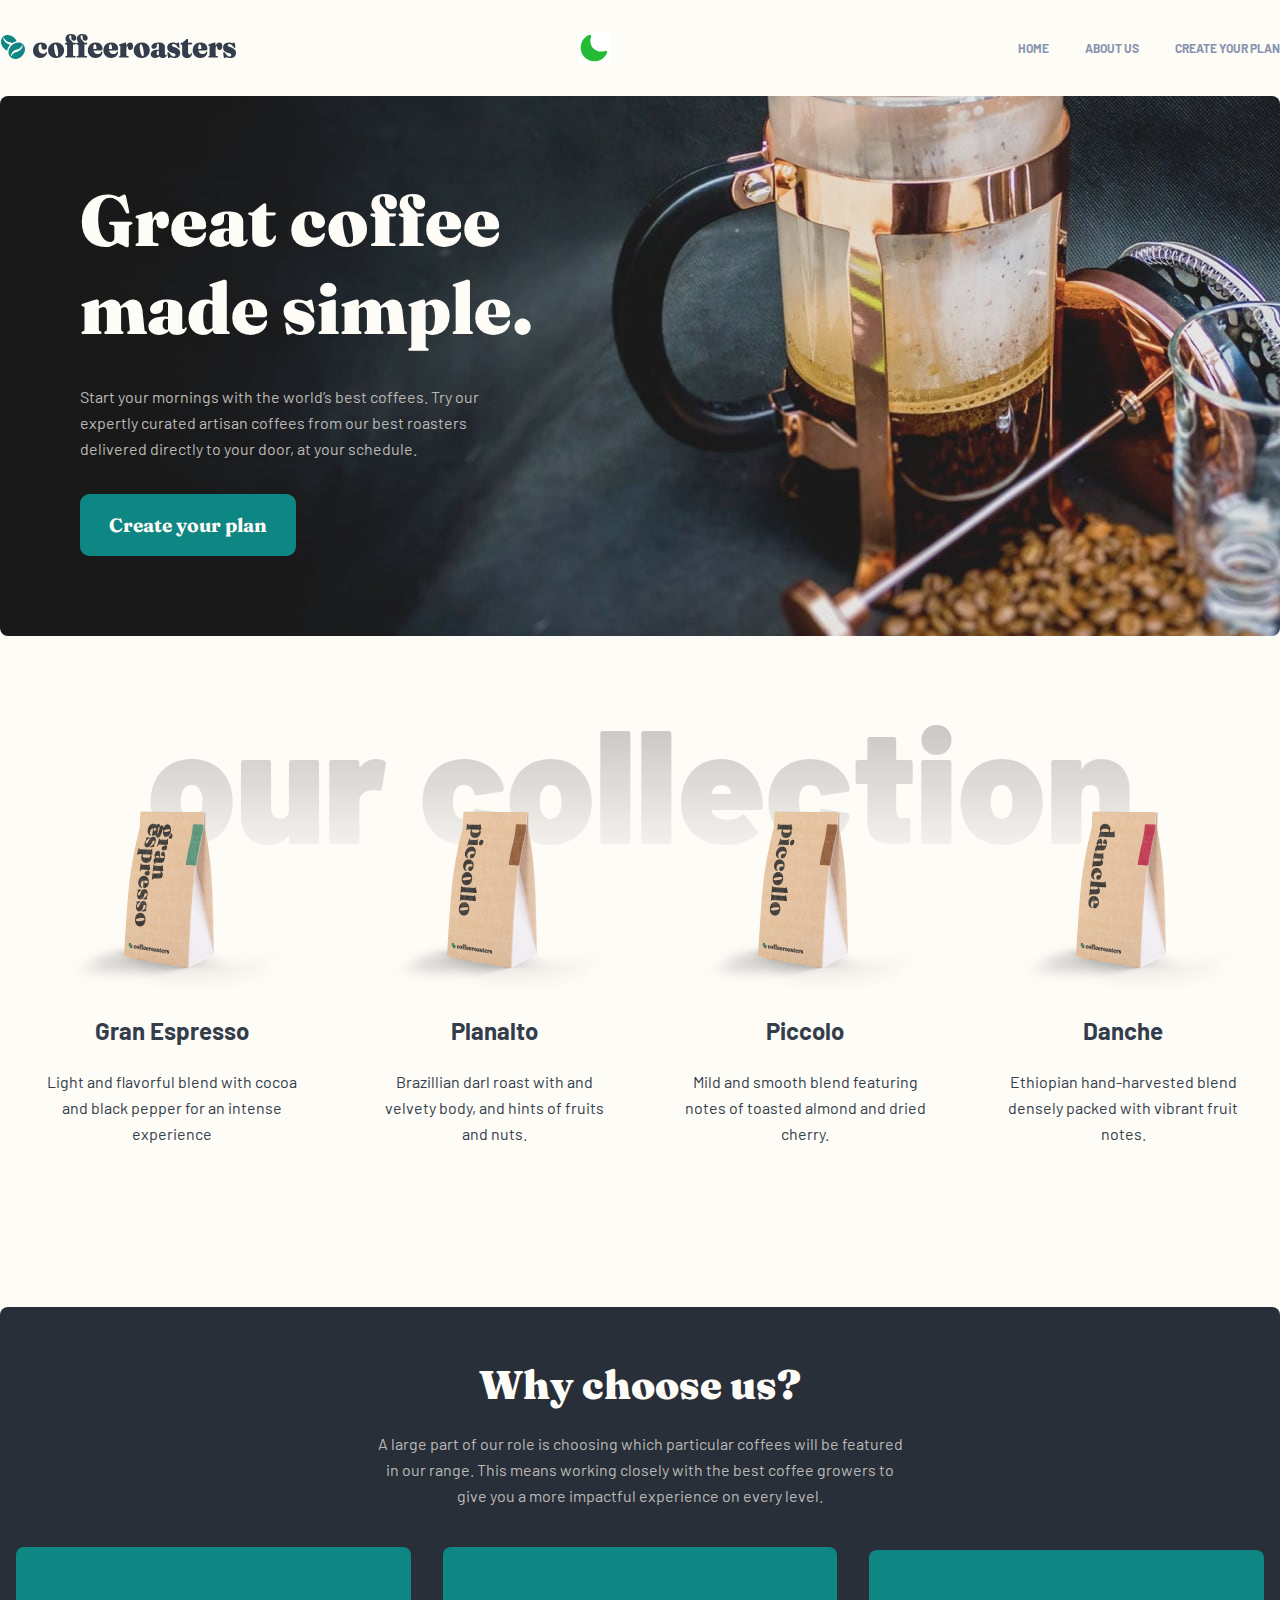
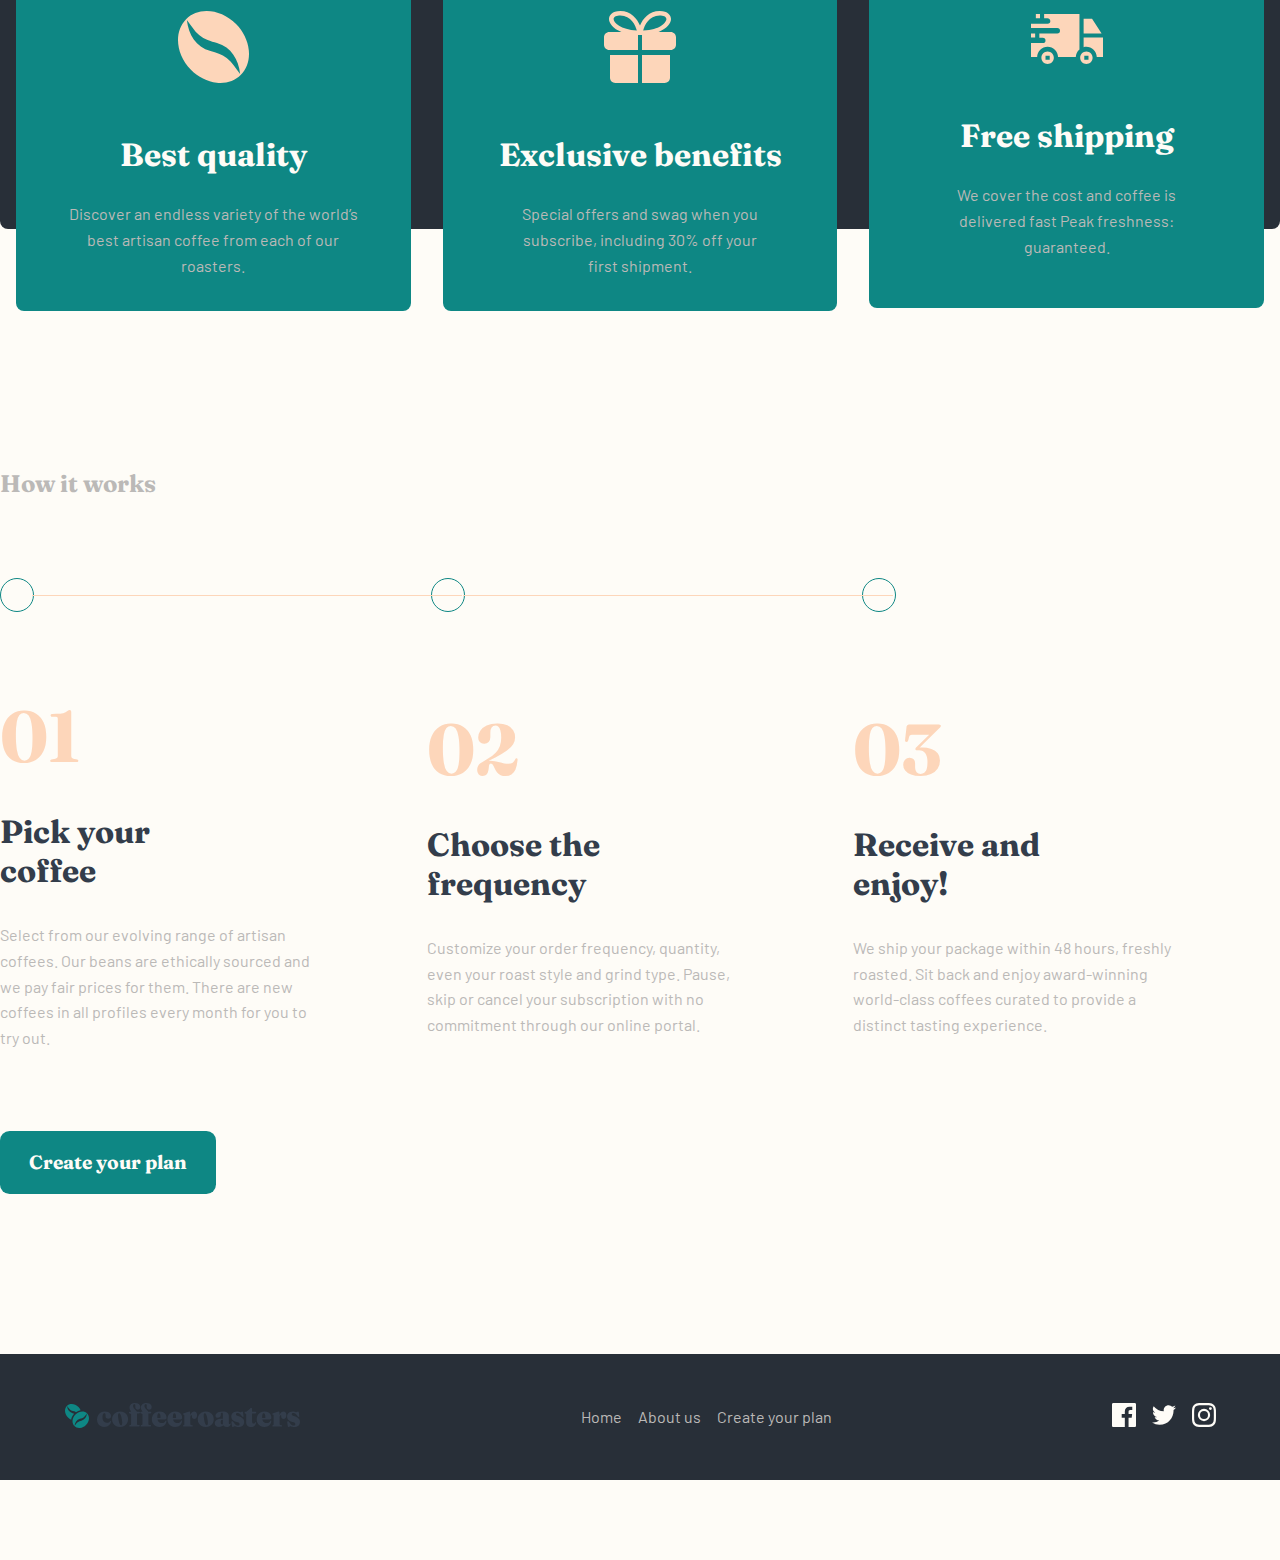
<file: index.html>
<!DOCTYPE html>
<html lang="en">
  <head>
    <meta charset="UTF-8" />
    <meta http-equiv="X-UA-Compatible" content="IE=edge" />
    <meta name="viewport" content="width=device-width, initial-scale=1.0" />
    <link rel="stylesheet" href="/sass/main.css" />
    <title>cofferoasters</title>
  </head>
  <body class="body">
    <div class="wrapper">
      <header class="header">
        <div class="header-top " id="active">
          <div class="header-top__logo">
            <img
              src="images/logo.649e2ceb.svg"
              alt="cofferoasters logo"
              class="logo"
            />
          </div>
          <div class="header-top__toggle">
            <button class="header-top__toggle-btn toggle-btn">
              <img
                src="images/moon-svgrepo-com (3).svg"
                alt="moon icon"
                class="dark toggle-img"
              />
              <img
                src="images/sun-svgrepo-com.svg"
                alt="sun icon"
                class="light toggle-img"
              />
            </button>
          </div>
          <div class="header-top__nav-container">
            <ul class="nav-list">
              <li class="nav-list__link"><a href="/index.html" class="link">Home</a></li>
              <li class="nav-list__link"><a href="/about.html" class="link">About us</a></li>
              <li class="nav-list__link"><a href="/plan.html"  class="link">Create your plan</a></li>
            </ul>
          </div>
        </div>
        <div class="header-hero">
          <h1 class="header-hero__heading">
            Great coffee <span>made simple.</span>
          </h1>
          <p class="header-hero__paragraph">
            Start your mornings with the world’s best coffees. Try our
            <span>
              expertly curated artisan coffees from our best roasters</span
            >
            <span>delivered directly to your door, at your schedule. </span>
          </p>
          <a href="plan.html">
            <button class="created-btn" href="plan.html">  Create your plan</button></a>
        </div>
      </header>
      <main class="main">
        <section class="collection">

            <div class="collection__title-container">
                <h1 class="title">Our collection</h1>
            </div>
          <div class="collection__products-list">
            <div class="collection__products">
                <div>
                  <img
                    src="images/image-gran-espresso.596dcf06.png"
                    alt="gran espresso image"
                    class="collection__products-img"
                  />
                </div>
                <div class="collection__products-list__description">
                  <h3 class="product-name heading">Gran Espresso</h3>
                  <p class="product-description paragraph">
                    Light and flavorful blend with cocoa and
                    <span> black pepper for an intense experience </span>
                  </p>
                </div>
              </div>
              <div class="collection__products">
                <div>
                  <img
                    src="images/image-piccollo.b522132e.png"
                    alt="picollo image"
                    class="collection__products-img"
                  />
                </div>
                <div  class="collection__products-list__description">
                  <h3 class="product-name heading">Planalto</h3>
                  <p class="product-description paragraph">
                    Brazillian darl roast with and velvety
                    <span> body, and hints of fruits and nuts. </span>
                  </p>
                </div>
              </div>
              <div class="collection__products">
                <div>
                  <img
                    src="images/image-piccollo.b522132e.png"
                    alt="picollo product image"
                    class="collection__products-img"
                  />
                </div>
                <div  class="collection__products-list__description">
                  <h3 class="product-name heading">Piccolo</h3>
                  <p class="product-description paragraph">
                    Mild and smooth blend featuring notes of<span>
                      toasted almond and dried cherry.
                    </span>
                  </p>
                </div>
              </div>
              <div class="collection__products">
                <div>
                  <img
                    src="images/image-danche.2e1b402a.png"
                    alt="danche product image"
                    class="collection__products-img"
                  />
                </div>
                <div  class="collection__products-list__description">
                  <h3 class="product-name heading">Danche</h3>
                  <p class="product-description paragraph">
                    Ethiopian hand-harvested blend densely<span>
                      packed with vibrant fruit notes.
                    </span>
                  </p>
                </div>
              </div>
          </div>
        </section>
        <section class="benfits-container">
          <h1 class="benfits-container__heading">Why choose us?</h1>
          <p class="benfits-container__paragraph">
            A large part of our role is choosing which particular coffees will
            be featured
            <span
              >in our range. This means working closely with the best coffee
              growers to</span
            >
            <span>give you a more impactful experience on every level.</span>
          </p>
          <div class="benefits">
            <div class="benefits__card">
              <div>
                <img
                  src="images/icon-coffee-bean.eec48ad6.svg"
                  alt="cowry icon"
                  class="benefits__card-img"
                />
            </div>
            <div>
              
                <h2 class="benefits__card-title">Best quality</h2>
                <p class="benefits__card-paragraph">
                  Discover an endless variety of the world’s
                  <span>best artisan coffee from each of our</span>
                  <span>roasters.</span>
                </p>
              </div>
            </div>
            <div class="benefits__card">
              <div>
                <img
                  src="images/icon-gift.fadf5921.svg"
                  alt="gift box icon"
                  class="benefits__card-img"
                />
            </div>
            <div>
                <h2 class="benefits__card-title">Exclusive benefits</h2>
                <p class="benefits__card-paragraph">
                  Special offers and swag when you <span>subscribe,
                  including 30% off your </span> <span>first shipment.</span> </span>
                </p>
              </div>
            </div>
            <div class="benefits__card">
              <div>
                <img
                  src="images/icon-truck.ca21a700.svg"
                  alt="icon truck icon"
                  class="benefits__card-img"
                />
            </div>
             <div>
                <h2 class="benefits__card-title">Free shipping</h2>
                <p class="benefits__card-paragraph last-child">
                  We cover the cost and coffee is <span>delivered fast Peak freshness: </span> 
                  <span>guaranteed.</span>
                </p>
              </div>
            </div>
          </div>
        </section>
        <section class="section works">
          <h2 class="works__title">How it works</h2>
         <div class="rounded-line">
            <span class="works__rounded "></span>
         <span class="works__rounded"></span>
         <span class="works__rounded "></span>
         </div>
         <div class="works__wrapper">
            <div class="works__card">
              <h1 class="works__num-heading">01</h1>
              <h2 class="works__heading heading">Pick your <span>coffee</span></h2>
              <p class="works__paragraph paragraph">
                Select from our evolving range of artisan coffees. Our beans are
                ethically sourced and we pay fair prices for them. There are new
                coffees in all profiles every month for you to try out.
              </p>
            </div>
            <div class="works__card">
              <h1 class="works__num-heading">02</h1>
              <h2 class="works__heading heading">Choose the <span>frequency</span></h2>
              <p class="works__paragraph paragraph">
                Customize your order frequency, quantity, even your roast style
                and grind type. Pause, skip or cancel your subscription with no
                commitment through our online portal.
              </p>
            </div>
            <div class="works__card">
              <h1 class="works__num-heading">03</h1>
              <h2 class="works__heading heading">Receive and <span>enjoy!</span></h2>
              <p class="works__paragraph paragraph">
                We ship your package within 48 hours, freshly roasted. Sit back
                and enjoy award-winning world-class coffees curated to provide a
                distinct tasting experience.
              </p>
            </div>
          </div>
          <a href="plan.html">
            <button class="create-btn">Create your plan</button>
          </a>
        </section>
      </main>
      <footer class="footer-wrapper">
        <div>
          <img src="images/logo.649e2ceb.svg" alt="cofferoasters logo" />
        </div>
        <div>
          <ul class="footer__nav-list">
            <li><a href="#">Home</a></li>
            <li><a href="#">About us</a></li>
            <li><a href="#">Create your plan</a></li>
          </ul>
        </div>
        <div >
          <ul class="footer-socials">
            <li>
              <a href="#">
                <svg aria-hidden="true" width="24" height="24" class="social">
                  <path
                    fill="#FEFCF7"
                    d="M22.675 0H1.325C.593 0 0 .593 0 1.325v21.351C0 23.407.593 24 1.325
                             24H12.82v-9.294H9.692v-3.622h3.128V8.413c0-3.1 1.893-4.788 4.659-4.788 1.325 0 2.463.099
                              2.795.143v3.24l-1.918.001c-1.504 0-1.795.715-1.795 1.763v2.313h3.587l-.467
                             3.622h-3.12V24h6.116c.73 0 1.323-.593 1.323-1.325V1.325C24 .593 23.407 0 22.675 0z"
                  ></path>
                </svg>
              </a>
            </li>
            <li>
              <a href="#">
                <svg aria-hidden="true" width="24" height="20" class="social">
                  <path
                    fill="#FEFCF7"
                    d="M24 2.557a9.83 9.83 0 0 1-2.828.775A4.932 
                            4.932 0 0 0 23.337.608a9.864 9.864 0 0 1-3.127 1.195A4.916 
                            4.916 0 0 0 16.616.248c-3.179 0-5.515 2.966-4.797 6.045A13.978 13.978 0 0
                             1 1.671 1.149a4.93 4.93 0 0 0 1.523 6.574 4.903 4.903 0 0 1-2.229-.616c-.054 
                             2.281 1.581 4.415 3.949 4.89a4.935 4.935 0 0 1-2.224.084 4.928 4.928 0 0 0 4.6 
                             3.419A9.9 9.9 0 0 1 0 17.54a13.94 13.94 0 0 0 7.548 2.212c9.142
                             0 14.307-7.721 13.995-14.646A10.025 10.025 0 0 0 24 2.557z"
                  ></path>
                </svg>
              </a>
            </li>
            <li>
              <a href="#">
                <svg aria-hidden="true" width="24" height="24" class="social">
                  <path
                    fill="#FEFCF7"
                    d="M12 2.163c3.204 0 3.584.012 4.85.07 3.252.148 4.771 
                            1.691 4.919 4.919.058 1.265.069 1.645.069 4.849 0 3.205-.012 3.584-.069 
                            4.849-.149 3.225-1.664 4.771-4.919 4.919-1.266.058-1.644.07-4.85.07-3.204 
                            0-3.584-.012-4.849-.07-3.26-.149-4.771-1.699-4.919-4.92-.058-1.265-.07-1.644-.07-4.849
                             0-3.204.013-3.583.07-4.849.149-3.227 1.664-4.771 4.919-4.919 1.266-.057 1.645-.069 
                             4.849-.069zM12 0C8.741 0 8.333.014 7.053.072 2.695.272.273 2.69.073 7.052.014 8.333 0 8.741
                              0 12c0 3.259.014 3.668.072 4.948.2 4.358 2.618 6.78 6.98 6.98C8.333 23.986 8.741 24 12 24c3.259
                               0 3.668-.014 4.948-.072 4.354-.2 6.782-2.618 6.979-6.98.059-1.28.073-1.689.073-4.948 0-3.259-.014-3.667-.072-4.947-.196-4.354-2.617-6.78-6.979-6.98C15.668.014 15.259 
                               0 12 0zm0 5.838a6.162 6.162 0 1 0 0 12.324 6.162 6.162 0 0 0 0-12.324zM12 16a4 4 0 1 1 0-8 4 4 0 0 1 0 
                            8zm6.406-11.845a1.44 1.44 0 1 0 0 2.881 1.44 1.44 0 0 0 0-2.881z"
                  ></path>
                </svg>
              </a> 
            </li>
          </ul>
        </div>
      </footer>
    </div>

    <script src="script.js"></script>
  </body>
</html>
</file>
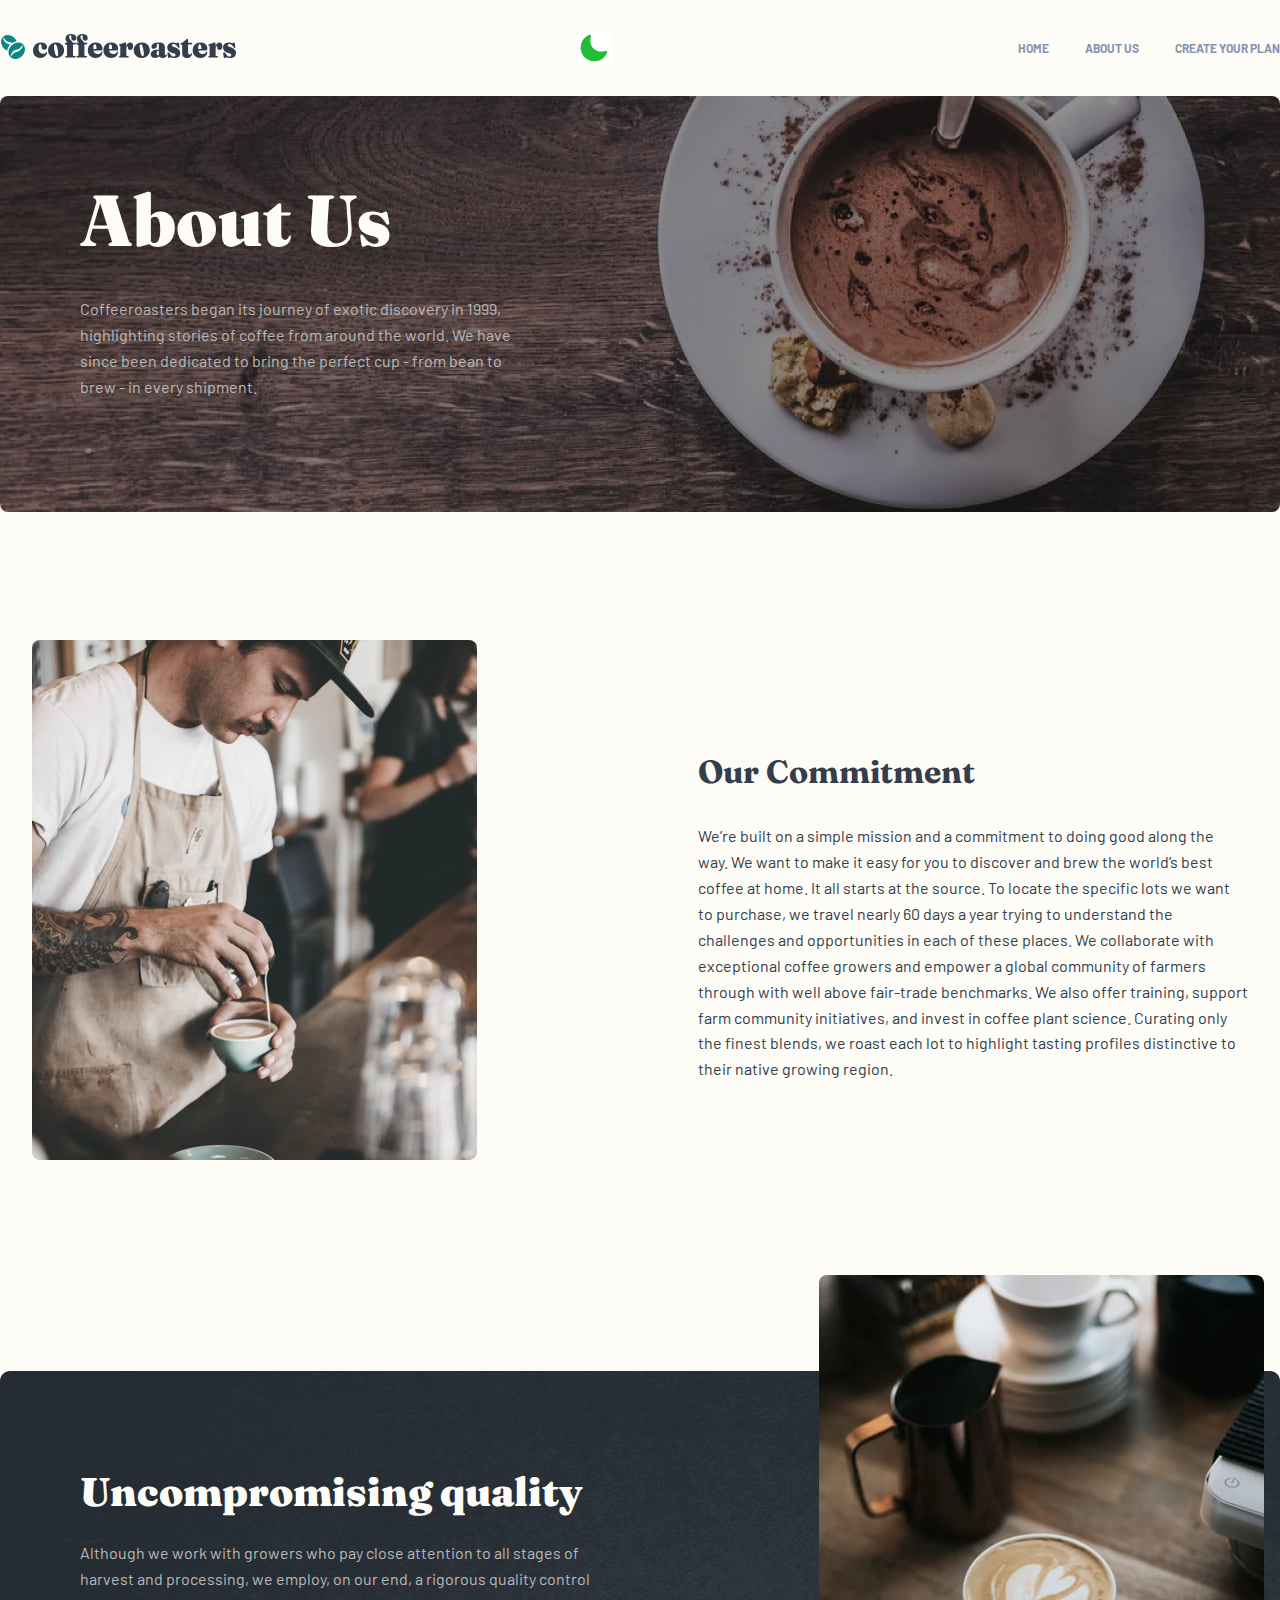
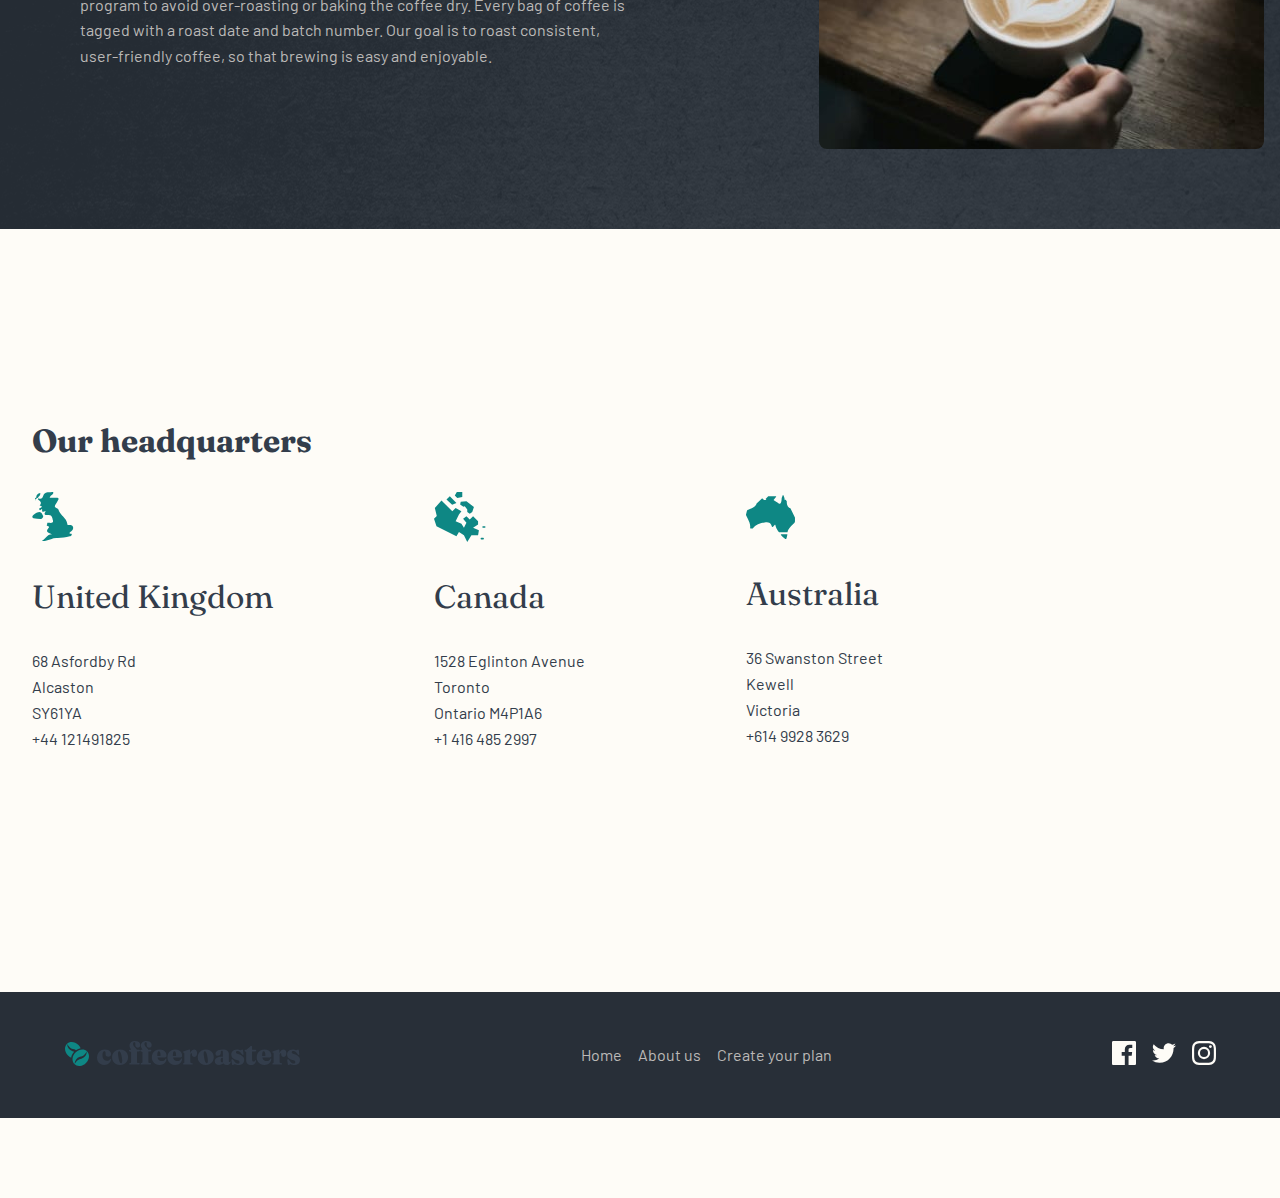
<file: about.html>
<!DOCTYPE html>
<html lang="en">
<head>
    <meta charset="UTF-8">
    <meta http-equiv="X-UA-Compatible" content="IE=edge">
    <meta name="viewport" content="width=device-width, initial-scale=1.0">
    <link rel="stylesheet" href="/sass/main.css">
    <title>cofferoasters</title>
</head>
<body class="body">
    <div class="wrapper">
        <header class="header">
            <div class="header-top " id="active">
              <div class="header-top__logo">
                <img
                  src="images/logo.649e2ceb.svg"
                  alt="cofferoasters logo"
                  class="logo"
                />
              </div>
              <div class="header-top__toggle">
                <button class="header-top__toggle-btn toggle-btn">
                  <img
                    src="images/moon-svgrepo-com (3).svg"
                    alt="moon icon"
                    class="dark toggle-img"
                  />
                  <img
                    src="images/sun-svgrepo-com.svg"
                    alt="sun icon"
                    class="light toggle-img"
                  />
                </button>
              </div>
              <div class="header-top__nav-container">
                <ul class="nav-list">
                  <li class="nav-list__link"><a href="/index.html" class="link">Home</a></li>
                  <li class="nav-list__link"><a href="/about.html" class="link">About us</a></li>
                  <li class="nav-list__link"><a href="/plan.html"  class="link">Create your plan</a></li>
                </ul>
              </div>
            </div>
            <div class="header-hero header__about">
              <h1 class="header-hero__heading">
                About Us</span>
              </h1>
              <p class="header-hero__paragraph">
                Coffeeroasters began its journey of exotic discovery in 1999,
                <span>
                    highlighting stories of coffee from around the world. We have</span
                >
                <span>since been dedicated to bring the perfect cup - from bean to </span>
                <span>brew - in every shipment.</span>
              </p>
    
            </div>
          </header>
        <main>
            <section class="commitment ">
                <div>
                    <img src="images/image-commitment.55b51dbd.jpg" alt="An Itallian coffe maker making coffe" class="commitment-img">
                </div>
                <div
                class="commitment-container ">
                <h1 class="commitment__heading heading">Our Commitment</h1>
                <p class="commitment__description paragraph">
                    We’re built on a simple mission and a commitment to doing good along the
                    <span>way. We want to make it easy for you to discover and brew the world’s best</span>
                    <span>coffee at home. It all starts at the source. To locate the specific lots we want</span>
                    <span>to purchase, we travel nearly 60 days a year trying to understand the</span>
                    <span>challenges and opportunities in each of these places. We collaborate with</span>
                    <span> exceptional coffee growers and empower a global community of farmers</span>
                    <span>through with well above fair-trade benchmarks. We also offer training, support</span>
                    <span>farm community initiatives, and invest in coffee plant science. Curating only</span>
                    <span>the finest blends, we roast each lot to highlight tasting profiles distinctive to</span>
                    <span>their native growing region.</span>
                </p>
            </div>

            </section>
            <section class="quality-wrapper">
              <div >
                <h1 class="quality__heading">Uncompromising quality</h1>
                <p class="quality__paragraph">Although we work with growers who pay close attention to all stages of
                  <span>harvest and processing, we employ, on our end, a rigorous quality control</span>
                  <span>program to avoid over-roasting or baking the coffee dry. Every bag of coffee is</span>
                  <span>tagged with a roast date and batch number. Our goal is to roast consistent,</span>
                  <span>user-friendly coffee, so that brewing is easy and enjoyable.</span></p>
              </div>
              <div class="quality__img">
                <img src="images/image-quality.63a0f906.jpg" alt="espr coffe">
              </div>
            </section>
            <section class="headquarters">
              <h1 class="title">Our headquarters</h1>
              <div class="location">
                <div class="location__address">
                  <span class="map"><img src="images/illustration-uk.a669e059.svg" alt="uk illustration"></span>
                  <span class="country-name heading">United Kingdom</span>
                  <span class="address paragraph">68 Asfordby Rd <span>Alcaston</span><span>SY61YA</span><span>+44 121491825</span></span>
                </div>
                <div class="location__address">
                  <span class="map"><img src="images/illustration-canada.e36aae8b.svg" alt="canada illustration"></span>
                  <span class="country-name heading">Canada</span>
                  <span class="address paragraph">1528 Eglinton Avenue <span>Toronto</span><span>Ontario M4P1A6</span><span>+1 416 485 2997 </span></span>
                </div>
                <div class="location__address">
                  <span class="map"><img src="images/illustration-australia.6619efb1.svg" alt="australia illustration"></span>
                  <span class="country-name heading">Australia</span>
                  <span class="address paragraph">36 Swanston Street <span>Kewell</span><span>Victoria</span><span>+614 9928 3629</span></span>
                </div>
              </div>
            </section>
        </main>

        <footer class="footer-wrapper">
          <div>
            <img src="images/logo.649e2ceb.svg" alt="cofferoasters logo" />
          </div>
          <div>
            <ul class="footer__nav-list">
              <li><a href="#">Home</a></li>
              <li><a href="#">About us</a></li>
              <li><a href="#">Create your plan</a></li>
            </ul>
          </div>
          <div >
            <ul class="footer-socials">
              <li>
                <a href="#">
                  <svg aria-hidden="true" width="24" height="24" class="social">
                    <path
                      fill="#FEFCF7"
                      d="M22.675 0H1.325C.593 0 0 .593 0 1.325v21.351C0 23.407.593 24 1.325
                               24H12.82v-9.294H9.692v-3.622h3.128V8.413c0-3.1 1.893-4.788 4.659-4.788 1.325 0 2.463.099
                                2.795.143v3.24l-1.918.001c-1.504 0-1.795.715-1.795 1.763v2.313h3.587l-.467
                               3.622h-3.12V24h6.116c.73 0 1.323-.593 1.323-1.325V1.325C24 .593 23.407 0 22.675 0z"
                    ></path>
                  </svg>
                </a>
              </li>
              <li>
                <a href="#">
                  <svg aria-hidden="true" width="24" height="20" class="social">
                    <path
                      fill="#FEFCF7"
                      d="M24 2.557a9.83 9.83 0 0 1-2.828.775A4.932 
                              4.932 0 0 0 23.337.608a9.864 9.864 0 0 1-3.127 1.195A4.916 
                              4.916 0 0 0 16.616.248c-3.179 0-5.515 2.966-4.797 6.045A13.978 13.978 0 0
                               1 1.671 1.149a4.93 4.93 0 0 0 1.523 6.574 4.903 4.903 0 0 1-2.229-.616c-.054 
                               2.281 1.581 4.415 3.949 4.89a4.935 4.935 0 0 1-2.224.084 4.928 4.928 0 0 0 4.6 
                               3.419A9.9 9.9 0 0 1 0 17.54a13.94 13.94 0 0 0 7.548 2.212c9.142
                               0 14.307-7.721 13.995-14.646A10.025 10.025 0 0 0 24 2.557z"
                    ></path>
                  </svg>
                </a>
              </li>
              <li>
                <a href="#">
                  <svg aria-hidden="true" width="24" height="24" class="social">
                    <path
                      fill="#FEFCF7"
                      d="M12 2.163c3.204 0 3.584.012 4.85.07 3.252.148 4.771 
                              1.691 4.919 4.919.058 1.265.069 1.645.069 4.849 0 3.205-.012 3.584-.069 
                              4.849-.149 3.225-1.664 4.771-4.919 4.919-1.266.058-1.644.07-4.85.07-3.204 
                              0-3.584-.012-4.849-.07-3.26-.149-4.771-1.699-4.919-4.92-.058-1.265-.07-1.644-.07-4.849
                               0-3.204.013-3.583.07-4.849.149-3.227 1.664-4.771 4.919-4.919 1.266-.057 1.645-.069 
                               4.849-.069zM12 0C8.741 0 8.333.014 7.053.072 2.695.272.273 2.69.073 7.052.014 8.333 0 8.741
                                0 12c0 3.259.014 3.668.072 4.948.2 4.358 2.618 6.78 6.98 6.98C8.333 23.986 8.741 24 12 24c3.259
                                 0 3.668-.014 4.948-.072 4.354-.2 6.782-2.618 6.979-6.98.059-1.28.073-1.689.073-4.948 0-3.259-.014-3.667-.072-4.947-.196-4.354-2.617-6.78-6.979-6.98C15.668.014 15.259 
                                 0 12 0zm0 5.838a6.162 6.162 0 1 0 0 12.324 6.162 6.162 0 0 0 0-12.324zM12 16a4 4 0 1 1 0-8 4 4 0 0 1 0 
                              8zm6.406-11.845a1.44 1.44 0 1 0 0 2.881 1.44 1.44 0 0 0 0-2.881z"
                    ></path>
                  </svg>
                </a> 
              </li>
            </ul>
          </div>
        </footer>
    </div>
    <script src="script.js"> </script>
</body>
</html>
</file>
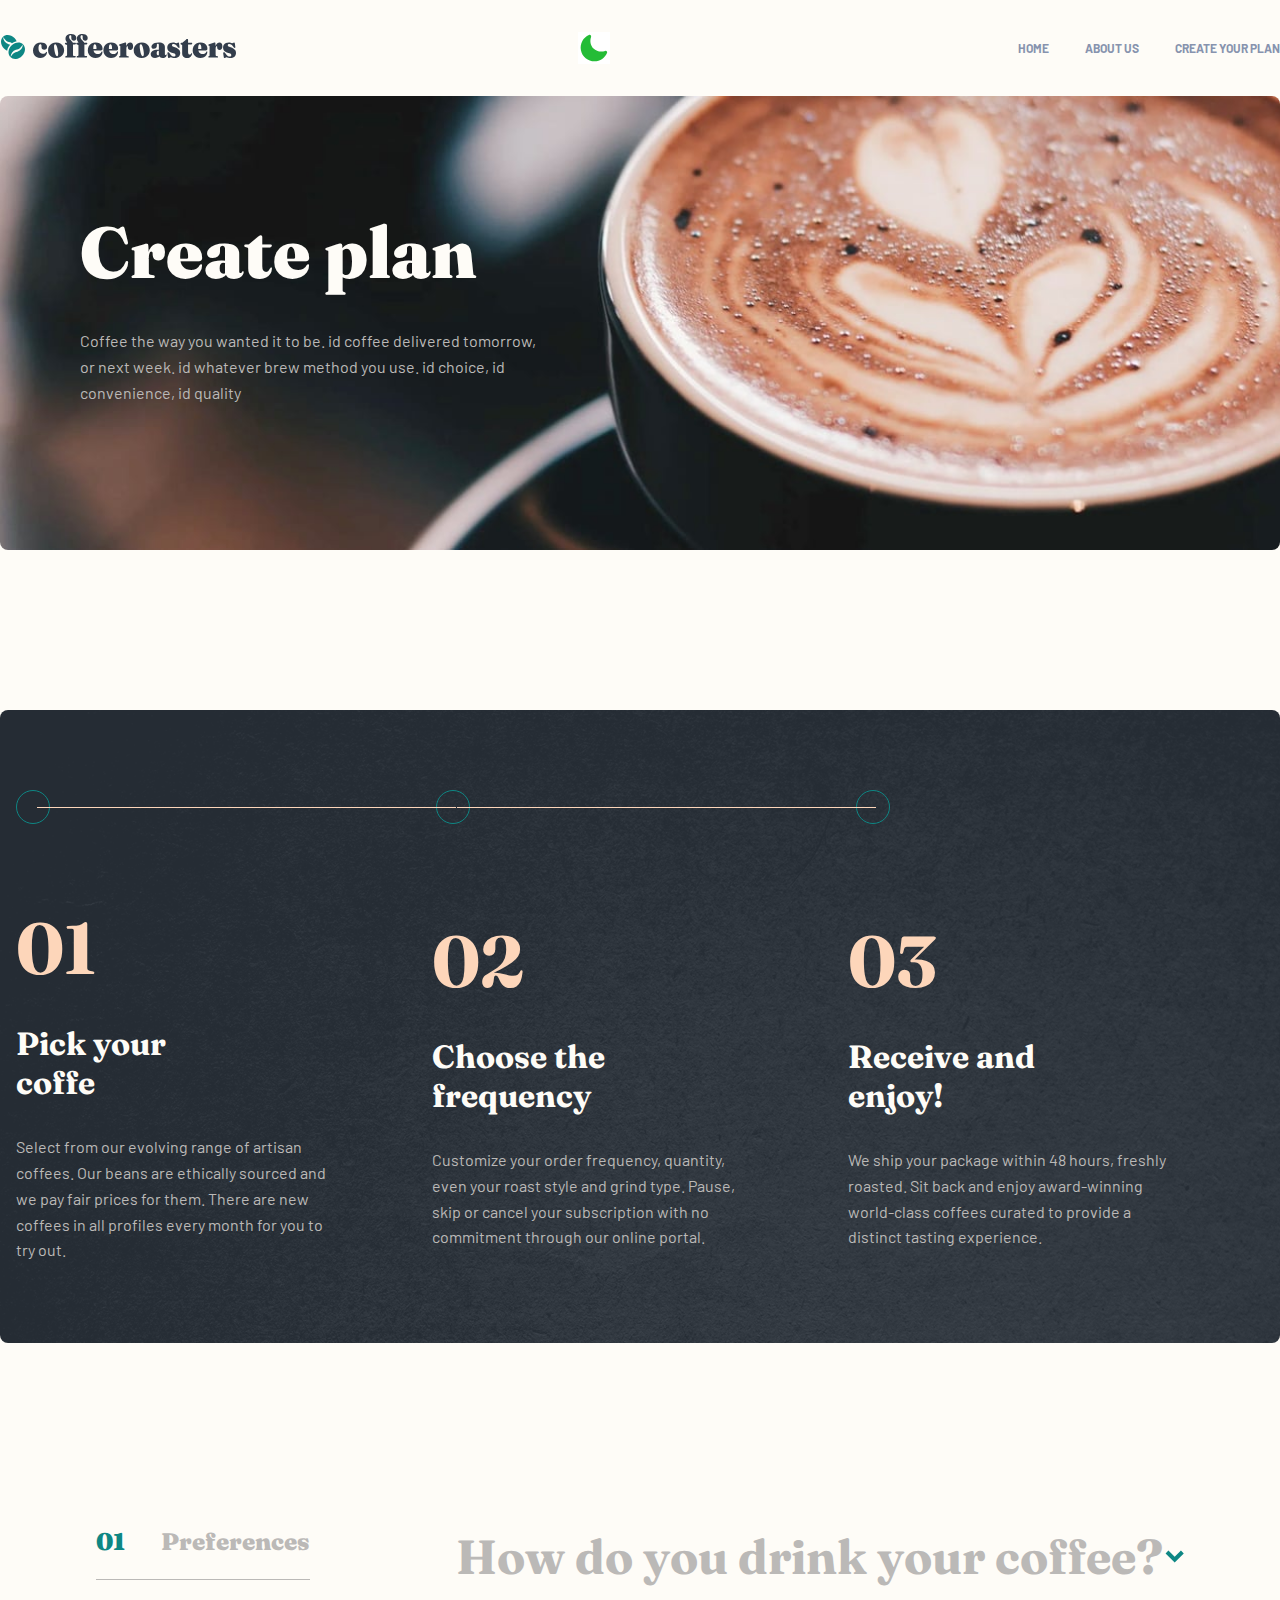
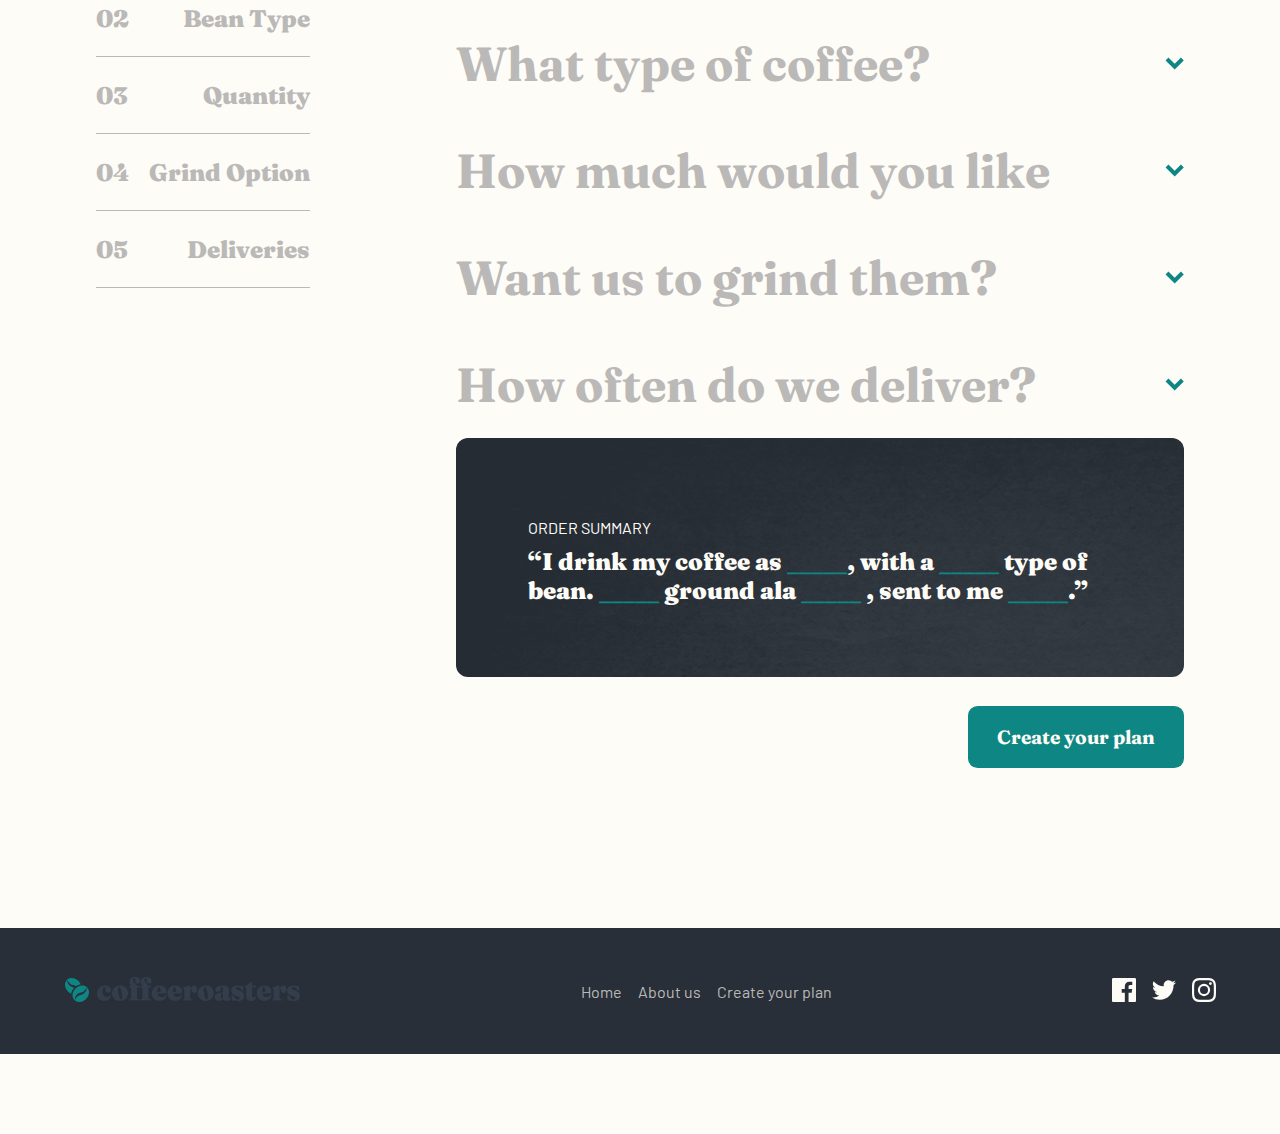
<file: plan.html>
<!DOCTYPE html>
<html lang="en">
  <head>
    <meta charset="UTF-8" />
    <meta http-equiv="X-UA-Compatible" content="IE=edge" />
    <meta name="viewport" content="width=device-width, initial-scale=1.0" />
    <link rel="stylesheet" href="/sass/main.css">
    <title>cofferoasters</title>
  </head>
  <body class="body">
    <div class="wrapper">
      <header class="header">
        <div class="header-top " id="active">
          <div class="header-top__logo">
            <img
              src="images/logo.649e2ceb.svg"
              alt="cofferoasters logo"
              class="logo"
            />
          </div>
          <div class="header-top__toggle">
            <button class="header-top__toggle-btn toggle-btn">
              <img
                src="images/moon-svgrepo-com (3).svg"
                alt="moon icon"
                class="dark toggle-img"
              />
              <img
                src="images/sun-svgrepo-com.svg"
                alt="sun icon"
                class="light toggle-img"
              />
            </button>
          </div>
          <div class="header-top__nav-container">
            <ul class="nav-list">
              <li class="nav-list__link"><a href="/index.html" class="link">Home</a></li>
              <li class="nav-list__link"><a href="/about.html" class="link">About us</a></li>
              <li class="nav-list__link"><a href="/plan.html"  class="link">Create your plan</a></li>
            </ul>
          </div>
        </div>
        <div class="header-hero header__plan">
          <h1 class="header-hero__heading">
            Create plan</span>
          </h1>
          <p class="header-hero__paragraph">
            Coffee the way you wanted it to be. id coffee delivered tomorrow,
            <span>
              or next week. id whatever brew method you use. id choice, id</span
            >
            <span>convenience, id quality</span>

          </p>

        </div>
      </header>
      <main>
        <section class="section works works-plan">

         <div class="rounded-line">
            <span class="works__rounded "></span>
         <span class="works__rounded "></span>
         <span class="works__rounded "></span>
         </div>
         <div class="works__wrapper">
            <div class="works__card">
              <h1 class="works__num-heading ">01</h1>
              <h2 class="works__heading heading">Pick your <span>coffe</span></h2>
              <p class="works__paragraph ">
                Select from our evolving range of artisan coffees. Our beans are
                ethically sourced and we pay fair prices for them. There are new
                coffees in all profiles every month for you to try out.
              </p>
            </div>
            <div class="works__card">
              <h1 class="works__num-heading">02</h1>
              <h2 class="works__heading heading">Choose the <span>frequency</span></h2>
              <p class="works__paragraph ">
                Customize your order frequency, quantity, even your roast style
                and grind type. Pause, skip or cancel your subscription with no
                commitment through our online portal.
              </p>
            </div>
            <div class="works__card">
              <h1 class="works__num-heading">03</h1>
              <h2 class="works__heading heading">Receive and <span>enjoy!</span></h2>
              <p class="works__paragraph ">
                We ship your package within 48 hours, freshly roasted. Sit back
                and enjoy award-winning world-class coffees curated to provide a
                distinct tasting experience.
              </p>
            </div>
          </div>

        </section>
        <section class="steps">
          <aside class="steps-indicator">
            <span class="steps__track indicator">
              <p class="num">01</p>
            <p> Preferences</p>
            </span>
            <span class="steps__track indicator">
              <p>02</p>
              <p>Bean Type</p>
            </span>
            <span class="steps__track indicator">
             
              <p>03</p>
           <p >Quantity</p>
            </span>
            <span class="steps__track indicator grind-indicator">
             <p>04</p>
           <p class="p">Grind Option</p>
            </span>
            <span class="steps__track indicator">
        <p> 05</p>
            <p>  Deliveries</p>
            </span>
          </aside>

          <div class="steps__wrapper">

         <div class="steps__track plans__option">
          <div class="steps__title">
            <h1>How do you drink your coffee?</h1>
            <img src="images/icon-arrow.20551347.svg" alt="arow icon" class="arrow-icon">
          </div>
         <div class="plan-option-container">
          <div class="plan-wrapper">
            <div class="product__plan">
             <h2  class="product__plan--title brewed-type">Capsule</h2>
             <p  class="product__plan--description">Compatible with Nespresso systems and similae brewers</p>
            </div>
            <div class="product__plan">
             <h2  class="product__plan--title  brewed-type">Filter</h2>
             <p  class="product__plan--description">For pour over or drip methods like Aeropress, Chemex, and V60</p>
            </div>
            <div class="product__plan">
             <h2  class="product__plan--title brewed-type">Espresso</h2>
             <p  class="product__plan--description">Dense and finely ground beans for an intense, flavoful experience</p>
            </div>
           </div>
         </div>
         </div>
         <div class="steps__track plans__option">
          <div class="steps__title">
            <h1>What type of coffee?</h1>
            <img src="images/icon-arrow.20551347.svg" alt="arow icon" class="arrow-icon">
          </div>
         <div class="plan-option-container">
          <div class="plan-wrapper">
            <div class="product__plan">
              <h2  class="product__plan--title coffee-type" >Single Origin</h2>
              <p  class="product__plan--description">Distinct, high quality coffee from a specific family-owned farm.</p>
            </div>
            <div class="product__plan">
              <h2  class="product__plan--title coffee-type" >Decaf</h2>
              <p  class="product__plan--description">Just like regular coffee, except the caffeine has been removed</p>
            </div>
            <div class="product__plan">
              <h2  class="product__plan--title coffee-type" >Blended</h2>
              <p  class="product__plan--description">Combination of two or three dark roasted beans of organic coffees</p>
            </div>
          </div>
         </div>
         </div>
         <div class="steps__track plans__option">
          <div class="steps__title">
            <h1>How much would you like</h1>
            <img src="images/icon-arrow.20551347.svg" alt="arow icon" class="arrow-icon">
          </div>
          <div class="plan-option-container">
            <div class="plan-wrapper">
              <div class="product__plan grams">
                <h2  class="product__plan--title coffee-quantity ">250g</h2>
                <p  class="product__plan--description">Perfect for the solo drinker. Yield about 12 delicious cups.</p>
              </div>
              <div class="product__plan grams ">
                <h2  class="product__plan--title coffee-quantity">500g</h2>
                <p  class="product__plan--description">Perfect option for a couple. Yields about 40 delectable cups.</p>
              </div>
              <div class="product__plan grams">
                <h2  class="product__plan--title coffee-quantity">1000g</h2>
                <p  class="product__plan--description">Perfect for offices and events. Yield about 90 delightful cups.</p>
              </div>
            </div>
          </div>
         </div>
         <div class="steps__track plans__option grinding">
          <div class="steps__title">
            <h1>Want us to grind them?</h1>
            <img src="images/icon-arrow.20551347.svg" alt="arow icon" class="arrow-icon">
          </div>
         <div class="plan-option-container">
          <div class="plan-wrapper">
            <div class="product__plan">
              <h2  class="product__plan--title coffee-process">Wholebean</h2>
              <p  class="product__plan--description">Best choice if you cherish the full sensory experience</p>
            </div>
            <div class="product__plan">
              <h2  class="product__plan--title coffee-process">Filter</h2>
              <p  class="product__plan--description">For drip or pour-over coffee methods such as V60 or Aeropresso</p>
            </div>
            <div class="product__plan">
              <h2  class="product__plan--title coffee-process" >
                Cafetiére</h2>
                <p  class="product__plan--description">Course ground beans specially suited for french press coffee</p>
            </div>
          </div>
         </div>
         </div>
        

         <div class="steps__track plans__option">
          <div class="steps__title">
            <h1>How often do we deliver?</h1>
            <img src="images/icon-arrow.20551347.svg" alt="arow icon" class="arrow-icon">
          </div>
        <div class="plan-option-container">
          <div class="plan-wrapper">
            <div class="product__plan ">
              <h2  class="product__plan--title coffee-delivery">Every week</h2>
              <p  class="product__plan--description price-plan"><span class="weekly-price price">$7.20</span> per shipment. Includes free first-class shipping</p>
            </div>
            <div class="product__plan ">
              <h2  class="product__plan--title coffee-delivery">Every 2 week</h2>
              <p class="product__plan--description price-plan"><span class="bi-weekly-price price">$9.60</span> per shipment. Includes free priority shipping.</p>
            </div>
            <div class="product__plan ">
              <h2 class="product__plan--title coffee-delivery">Every month</h2>
              <p class="product__plan--description price-plan"><span class="monthly-price price">$12.00</span> per shipment. Includes free priority shipping.</p>
            </div>
          </div>
        </div>
          <div class="summary">
            <h1 class="summary__title">ORDER SUMMARY</h1>
          <p class="order-summary">
            “I drink my coffee as <span class="drink-style style" aria-required="">_____</span>, with a <span class="type style" aria-required="true"> _____</span> type
            of bean. <span class="quantity style" aria-required="">_____</span>  <span class="ground">ground ala <span class="grind style" aria-required="true">_____</span> </span>, sent to me <span class="delivery  style" aria-relevant="">_____</span>.”</span>
          </p>
          </div>
          <button class="create-btn create-plan">Create your plan</button>
         </div>

          </div>

        </section>
        <section class="modal-container">
       <div class="modal">
        <div class="modal-summary">
          <div class="modal-summary__header">
            <h1>Order Summary</h1>
          </div>
          <div class="modal-summary__paragraph">
            <p class="final-order-summary">“I drink my coffee using Capsule,
               with a 
              Decaf type of bean. 1000g , sent to me Every 2 weeks.”</p>
            <p class="order-confirmation">Is this correct? You can proceed to checkout
               or go back to plan selection if something is off. Subscription discount 
              codes can also be redeemed at the checkout.</p>
          </div>
          <div class="modal-summary__total">
            <div >
            <p class="total">$64.00 / mo</p>
            </div>
            <a href="index.html">
              <div>
                <button class="checkout-btn"> Checkout </button>
              </div>
            </a>
          </div>
        </div>
       </div>
        </section>
        
      </main>

      
        <footer class="footer-wrapper">
          <div>
            <img src="images/logo.649e2ceb.svg" alt="cofferoasters logo" />
          </div>
          <div>
            <ul class="footer__nav-list">
              <li><a href="#">Home</a></li>
              <li><a href="#">About us</a></li>
              <li><a href="#">Create your plan</a></li>
            </ul>
          </div>
          <div >
            <ul class="footer-socials">
              <li>
                <a href="#">
                  <svg aria-hidden="true" width="24" height="24" class="social">
                    <path
                      fill="#FEFCF7"
                      d="M22.675 0H1.325C.593 0 0 .593 0 1.325v21.351C0 23.407.593 24 1.325
                               24H12.82v-9.294H9.692v-3.622h3.128V8.413c0-3.1 1.893-4.788 4.659-4.788 1.325 0 2.463.099
                                2.795.143v3.24l-1.918.001c-1.504 0-1.795.715-1.795 1.763v2.313h3.587l-.467
                               3.622h-3.12V24h6.116c.73 0 1.323-.593 1.323-1.325V1.325C24 .593 23.407 0 22.675 0z"
                    ></path>
                  </svg>
                </a>
              </li>
              <li>
                <a href="#">
                  <svg aria-hidden="true" width="24" height="20" class="social">
                    <path
                      fill="#FEFCF7"
                      d="M24 2.557a9.83 9.83 0 0 1-2.828.775A4.932 
                              4.932 0 0 0 23.337.608a9.864 9.864 0 0 1-3.127 1.195A4.916 
                              4.916 0 0 0 16.616.248c-3.179 0-5.515 2.966-4.797 6.045A13.978 13.978 0 0
                               1 1.671 1.149a4.93 4.93 0 0 0 1.523 6.574 4.903 4.903 0 0 1-2.229-.616c-.054 
                               2.281 1.581 4.415 3.949 4.89a4.935 4.935 0 0 1-2.224.084 4.928 4.928 0 0 0 4.6 
                               3.419A9.9 9.9 0 0 1 0 17.54a13.94 13.94 0 0 0 7.548 2.212c9.142
                               0 14.307-7.721 13.995-14.646A10.025 10.025 0 0 0 24 2.557z"
                    ></path>
                  </svg>
                </a>
              </li>
              <li>
                <a href="#">
                  <svg aria-hidden="true" width="24" height="24" class="social">
                    <path
                      fill="#FEFCF7"
                      d="M12 2.163c3.204 0 3.584.012 4.85.07 3.252.148 4.771 
                              1.691 4.919 4.919.058 1.265.069 1.645.069 4.849 0 3.205-.012 3.584-.069 
                              4.849-.149 3.225-1.664 4.771-4.919 4.919-1.266.058-1.644.07-4.85.07-3.204 
                              0-3.584-.012-4.849-.07-3.26-.149-4.771-1.699-4.919-4.92-.058-1.265-.07-1.644-.07-4.849
                               0-3.204.013-3.583.07-4.849.149-3.227 1.664-4.771 4.919-4.919 1.266-.057 1.645-.069 
                               4.849-.069zM12 0C8.741 0 8.333.014 7.053.072 2.695.272.273 2.69.073 7.052.014 8.333 0 8.741
                                0 12c0 3.259.014 3.668.072 4.948.2 4.358 2.618 6.78 6.98 6.98C8.333 23.986 8.741 24 12 24c3.259
                                 0 3.668-.014 4.948-.072 4.354-.2 6.782-2.618 6.979-6.98.059-1.28.073-1.689.073-4.948 0-3.259-.014-3.667-.072-4.947-.196-4.354-2.617-6.78-6.979-6.98C15.668.014 15.259 
                                 0 12 0zm0 5.838a6.162 6.162 0 1 0 0 12.324 6.162 6.162 0 0 0 0-12.324zM12 16a4 4 0 1 1 0-8 4 4 0 0 1 0 
                              8zm6.406-11.845a1.44 1.44 0 1 0 0 2.881 1.44 1.44 0 0 0 0-2.881z"
                    ></path>
                  </svg>
                </a> 
              </li>
            </ul>
          </div>
        </footer>
    </div>
    <script src="script.js"></script>
  </body>
</html>
</file>
<file: sass/main.css>
@import url("https://fonts.googleapis.com/css2?family=Barlow&family=Inter:wght@100;400&family=Kumbh+Sans:wght@400;700&family=League+Spartan:wght@100;900&family=Playfair+Display&family=Public+Sans:wght@300&family=Roboto:wght@300&family=Rubik:wght@300&display=swap");
@import url("https://fonts.googleapis.com/css2?family=Barlow&family=Fraunces&family=Inter:wght@100;400&family=Kumbh+Sans:wght@400;700&family=League+Spartan:wght@100;900&family=Playfair+Display&family=Public+Sans:wght@300&family=Roboto:wght@300&family=Rubik:wght@300&display=swap");
.header-top {
  z-index: 1;
  display: flex;
  justify-content: space-between;
  align-items: center;
  padding: 2em 0;
}
.header-top .logo {
  max-width: 100%;
}
.header-top__toggle-btn {
  display: flex;
  align-items: center;
  border: none;
  background-color: inherit;
  cursor: pointer;
}
.header-top__toggle-btn .toggle-img {
  width: 50%;
}
.header-top__toggle-btn .light {
  display: none;
}
.header-top .nav-list {
  display: flex;
}
.header-top .nav-list__link {
  list-style-type: none;
  font-size: 0.75rem;
  font-weight: 700;
  text-transform: uppercase;
  padding-left: 3em;
}
.header-top .nav-list__link a {
  text-decoration: none;
  color: rgb(135, 147, 174);
  transition: color 0.2s ease-in-out;
}
.header-top .nav-list__link a:hover {
  color: #000000;
}
.header #active {
  transition: background-color 1s ease-in-out;
  background-color: inherit;
}
.header-hero {
  background-image: url(/images/image-hero-coffeepress.a7cf4f45.jpg);
  background-size: cover;
  background-repeat: no-repeat;
  border-radius: 0.5em;
  padding: 5em;
}
.header-hero__heading {
  font-size: 4.5rem;
  font-weight: 900;
  font-family: "Fraunces", serif;
  color: rgb(254, 252, 247);
  display: flex;
  flex-direction: column;
}
.header-hero__paragraph {
  display: flex;
  flex-direction: column;
  font-size: 1rem;
  color: rgb(187, 185, 183);
  font-weight: 400;
  line-height: 1.62em;
  padding: 2em 0;
}
.header-hero .created-btn {
  font-size: 1.2rem;
  font-family: "Fraunces", serif;
  font-weight: 700;
  color: rgb(254, 252, 247);
  background-color: rgb(14, 135, 132);
  padding: 1em 1.5em;
  border-radius: 0.5em;
  border: none;
  outline: none;
}
.header-hero .created-btn:hover {
  filter: brightness(140%);
  transition: filter 0.5s ease-in-out;
  cursor: pointer;
}
.header__about {
  background-image: url(/images/image-hero-whitecup.3aff7e6f.jpg);
}
.header__plan {
  background-image: url(/images/image-hero-blackcup.ab6397b1.jpg);
  padding: 7em 5em;
}

.collection {
  position: relative;
  padding: 10em 0;
}
.collection__title-container {
  width: 100%;
  background: linear-gradient(to top, rgba(187, 185, 183, 0), rgb(187, 185, 183));
  -webkit-background-clip: text;
          background-clip: text;
  -webkit-text-fill-color: transparent;
  position: absolute;
  left: 0;
  top: 3em;
}
.collection__title-container .title {
  font-size: 10rem;
  text-align: center;
  text-transform: lowercase;
  font-weight: 900;
}
.collection__products-list {
  z-index: 1;
  position: relative;
  display: flex;
  justify-content: space-between;
  align-items: center;
  text-align: center;
}
.collection__products-list__description .product-name {
  font-size: 1.5rem;
  color: rgb(51, 61, 75);
  font-weight: 700;
  padding: 1em 0;
}
.collection__products-list__description .product-description {
  width: 80%;
  margin: auto;
  font-size: 1rem;
  color: rgb(51, 61, 75);
  font-weight: 400;
  line-height: 1.62em;
}

.benfits-container {
  background-color: rgb(40, 47, 56);
  text-align: center;
  padding: 2em 0 20em;
  margin-bottom: 15em;
  border-radius: 0.5em;
  position: relative;
}
.benfits-container__heading {
  font-size: 2.5rem;
  color: rgb(254, 252, 247);
  font-family: "Fraunces", serif;
  font-weight: 900;
  line-height: 2.3em;
}
.benfits-container__paragraph {
  display: flex;
  flex-direction: column;
  font-size: 1rem;
  color: rgb(187, 185, 183);
  font-weight: 400;
  line-height: 1.62em;
}
.benfits-container .benefits {
  display: flex;
  justify-content: space-between;
  align-items: center;
  width: 100%;
  position: absolute;
  top: 15em;
}
.benfits-container .benefits__card {
  background-color: rgb(14, 135, 132);
  border-radius: 0.5em;
  padding: 4em 0 2em;
  width: 100%;
  margin: 0 1em;
}
.benfits-container .benefits__card-title {
  color: rgb(254, 252, 247);
  font-size: 2rem;
  padding: 1em 0 0.3em;
  line-height: 2.3em;
  font-family: "Fraunces", serif;
}
.benfits-container .benefits__card-paragraph {
  display: flex;
  flex-direction: column;
  font-size: 1rem;
  color: rgb(187, 185, 183);
  font-weight: 400;
  line-height: 1.62em;
}
.benfits-container .benefits__card .last-child {
  padding-bottom: 1em;
}

.works__title {
  font-size: 1.5rem;
  color: rgb(187, 185, 183);
  font-family: "Fraunces", serif;
  font-weight: 700;
}
.works .rounded-line {
  display: flex;
  justify-content: space-between;
  width: 70%;
  padding: 5em 0;
  position: relative;
}
.works__rounded {
  border: 0.1em solid rgb(14, 135, 132);
  padding: 1em;
  border-radius: 50%;
  width: 10px;
  height: 10px;
}
.works__rounded + .works__rounded::before {
  content: "";
  border-bottom: 0.1em solid rgb(253, 214, 186);
  width: 43.2%;
  position: absolute;
  height: 5%;
  transform: translate(-22.1em, -0.5em);
  display: inline-block;
  gap: 1em;
}
.works__wrapper {
  display: flex;
  justify-content: space-between;
  align-items: center;
}
.works__card {
  width: 100%;
}
.works__num-heading {
  color: rgb(253, 214, 186);
  font-size: 4.5rem;
  font-family: "Fraunces", serif;
}
.works__heading {
  font-size: 2rem;
  font-family: "Fraunces", serif;
  color: rgb(51, 61, 75);
  display: flex;
  flex-direction: column;
  padding: 1em 0;
}
.works__paragraph {
  display: flex;
  flex-direction: column;
  font-size: 1rem;
  color: rgb(187, 185, 183);
  font-weight: 400;
  line-height: 1.62em;
  width: 76.8%;
  padding-bottom: 5em;
  color: rgb(51, 61, 75);
}
.works .create-btn {
  font-size: 1.2rem;
  font-family: "Fraunces", serif;
  font-weight: 700;
  color: rgb(254, 252, 247);
  background-color: rgb(14, 135, 132);
  padding: 1em 1.5em;
  border-radius: 0.5em;
  border: none;
  outline: none;
}
.works .create-btn:hover {
  filter: brightness(140%);
  transition: filter 0.5s ease-in-out;
  cursor: pointer;
}

.works-plan {
  background-image: url(/images/bg-steps.171b3b4a.png);
  background-size: cover;
  border-radius: 0.5em;
  margin: 10em 0;
  padding: 0 1em;
}
.works-plan .heading,
.works-plan .paragraph {
  color: rgb(254, 252, 247);
}

.works__rounded + .works__rounded::before {
  content: "";
  border-bottom: 0.1em solid rgb(253, 214, 186);
  width: 48%;
  position: absolute;
  height: 5%;
  transform: translate(-26em, -0.5em);
  display: inline-block;
  gap: 1em;
}

.commitment {
  display: flex;
  justify-content: space-between;
  align-items: center;
  padding: 8em 2em;
}
.commitment-img {
  border-radius: 0.5em;
}
.commitment__heading {
  font-size: 2rem;
  font-family: "Fraunces", serif;
  color: rgb(51, 61, 75);
  display: flex;
  flex-direction: column;
  padding: 1em 0;
}
.commitment__description {
  display: flex;
  flex-direction: column;
  font-size: 1rem;
  color: rgb(187, 185, 183);
  font-weight: 400;
  line-height: 1.62em;
  display: flex;
  flex-direction: column;
  color: rgb(51, 61, 75);
}

.quality-wrapper {
  background-image: url(/images/bg-quality.2162ed6a.png);
  background-size: cover;
  background-repeat: no-repeat;
  padding: 6em 5em 10em;
  position: relative;
  margin: 5em 0;
}
.quality-wrapper .quality__heading {
  color: rgb(254, 252, 247);
  font-size: 2.5rem;
  font-family: "Fraunces", serif;
  font-weight: 900;
}
.quality-wrapper .quality__paragraph {
  display: flex;
  flex-direction: column;
  font-size: 1rem;
  color: rgb(187, 185, 183);
  font-weight: 400;
  line-height: 1.62em;
  padding-top: 1.5em;
}
.quality-wrapper .quality__img {
  position: absolute;
  right: 1em;
  top: -6em;
}
.quality-wrapper .quality__img img {
  border-radius: 0.5em;
}

.headquarters {
  padding: 5em 2em;
}
.headquarters .title {
  font-size: 2rem;
  font-family: "Fraunces", serif;
  color: rgb(51, 61, 75);
  display: flex;
  flex-direction: column;
  padding: 1em 0;
}
.headquarters .location {
  display: flex;
  justify-content: space-between;
  align-items: center;
  width: 70%;
}
.headquarters .location__address {
  display: flex;
  flex-direction: column;
}
.headquarters .location .country-name {
  font-size: 2rem;
  font-family: "Fraunces", serif;
  color: rgb(51, 61, 75);
  display: flex;
  flex-direction: column;
  padding: 1em 0;
}
.headquarters .location .address {
  display: flex;
  flex-direction: column;
  font-size: 1rem;
  color: rgb(187, 185, 183);
  font-weight: 400;
  line-height: 1.62em;
  color: rgb(51, 61, 75);
}

.footer-wrapper {
  display: flex;
  justify-content: space-between;
  align-items: center;
  background-color: rgb(40, 47, 56);
  margin: 10em 0 5em;
  padding: 3em 4em;
}
.footer-wrapper .footer__nav-list,
.footer-wrapper .footer-socials {
  display: flex;
  justify-content: space-between;
  align-items: center;
}
.footer-wrapper .footer__nav-list li,
.footer-wrapper .footer-socials li {
  list-style-type: none;
  padding-left: 1em;
}
.footer-wrapper .footer__nav-list a,
.footer-wrapper .footer-socials a {
  color: rgb(187, 185, 183);
  text-decoration: none;
}
.footer-wrapper .footer__nav-list a:hover,
.footer-wrapper .footer-socials a:hover {
  color: rgb(253, 214, 186);
  transition: color 0.5s ease-in-out;
}
.footer-wrapper .footer__nav-list .social:hover,
.footer-wrapper .footer-socials .social:hover {
  stroke: rgb(253, 214, 186);
}

.works__paragraph {
  display: flex;
  flex-direction: column;
  font-size: 1rem;
  color: rgb(187, 185, 183);
  font-weight: 400;
  line-height: 1.62em;
}

.steps {
  display: flex;
  justify-content: space-between;
  align-items: center;
  justify-content: space-between;
  width: 85%;
  margin: auto;
}
.steps-indicator {
  align-self: baseline;
}
.steps__track {
  display: flex;
  justify-content: space-between;
  align-items: center;
  font-family: "Fraunces", serif;
  font-size: 1.5rem;
  font-weight: 900;
  color: rgb(187, 185, 183);
}
.steps__track .num {
  color: rgb(14, 135, 132);
}
.steps__title {
  display: flex;
  justify-content: space-between;
  align-items: center;
  align-self: self-end;
  padding: 1em 0;
  width: 80%;
}
.steps__title .arrow-icon {
  transition: transform 0.5s ease-in-out;
}
.steps .indicator {
  padding: 1em 0;
  position: relative;
  width: 120%;
}
.steps .indicator::after {
  content: "";
  border-bottom: 0.05em solid rgb(187, 185, 183);
  position: absolute;
  flex-direction: column;
  width: 100%;
  display: block;
  height: 0.5em;
  bottom: 0;
}
.steps .summary {
  width: 80%;
  align-self: flex-end;
  padding: 3em;
  color: rgb(254, 252, 247);
  background: url(/images/bg-order-summary.bc8b393f.png);
  background-size: cover;
  background-repeat: no-repeat;
  border-radius: 0.5em;
}
.steps .summary__title {
  font-size: 1rem;
  font-family: "Barlow", sans-serif;
  font-weight: 400;
  line-height: 2.3em;
}
.steps .summary .style {
  color: rgb(14, 135, 132);
}
.steps .create-btn {
  font-size: 1.2rem;
  font-family: "Fraunces", serif;
  font-weight: 700;
  color: rgb(254, 252, 247);
  background-color: rgb(14, 135, 132);
  padding: 1em 1.5em;
  border-radius: 0.5em;
  border: none;
  outline: none;
  margin-top: 1.5em;
  display: flex;
  align-self: self-end;
}

.plan-option-container {
  display: flex;
  justify-content: right;
  width: 80%;
  align-self: flex-end;
  display: none;
  animation: fade 1s ease-in-out;
  transition: height 0.5s ease-in-out;
}

.plan-wrapper {
  display: flex;
  justify-content: space-between;
  align-items: center;
  font-size: 1rem;
  width: 100%;
  align-items: end;
}
.plan-wrapper .product__plan {
  width: 50%;
  padding: 2em 1em 3em;
  margin: 1em;
  border-radius: 0.5em;
  background-color: rgb(244, 241, 235);
  transition: background-color 0.2s ease-in-out;
}
.plan-wrapper .product__plan:hover {
  background-color: rgb(253, 214, 186);
}
.plan-wrapper .product__plan--title {
  color: rgb(51, 61, 75);
  padding: 1em 0;
}
.plan-wrapper .product__plan--description {
  font-family: "Barlow", sans-serif;
  display: flex;
  flex-direction: column;
  font-size: 1rem;
  color: rgb(187, 185, 183);
  font-weight: 400;
  line-height: 1.62em;
  padding: 1em 0;
  color: rgb(51, 61, 75);
}
.plan-wrapper .product__plan .price-plan {
  display: initial;
}

.plans__option {
  display: flex;
  flex-direction: column;
  width: 100%;
  cursor: pointer;
}

.modal-container {
  display: none;
}

.modal {
  position: absolute;
  width: 100%;
  background-color: rgba(0, 0, 0, 0.5);
  height: 100%;
  top: 0;
  left: 0;
  z-index: 1;
  padding: 3em 0;
  display: flex;
  justify-content: center;
  align-items: baseline;
}

.modal-summary {
  width: 35%;
  margin: auto;
  background-color: rgb(254, 252, 247);
  border-radius: 0.5em;
  position: fixed;
}
.modal-summary__header {
  text-align: center;
  background-color: rgb(51, 61, 75);
  padding: 1.5em 0;
  font-size: 2rem;
  font-family: "Fraunces", serif;
  font-weight: 900;
  color: rgb(254, 252, 247);
  font-weight: 900;
  border-radius: 0.2em 0.2em 0 0;
}
.modal-summary__paragraph, .modal-summary__total {
  padding: 2em 7em;
  color: rgb(51, 61, 75);
}
.modal-summary__paragraph .final-order-summary, .modal-summary__total .final-order-summary {
  font-size: 1.5rem;
  font-weight: 900;
  font-family: "Fraunces", serif;
  padding: 0.5em 0;
}
.modal-summary__total {
  display: flex;
  justify-content: space-between;
  align-items: center;
}
.modal-summary__total .total {
  font-size: 1.5rem;
  font-family: "Fraunces", serif;
  font-weight: 900;
  color: 4.5rem;
}
.modal-summary__total .checkout-btn {
  font-size: 1.2rem;
  font-family: "Fraunces", serif;
  font-weight: 700;
  color: rgb(254, 252, 247);
  background-color: rgb(14, 135, 132);
  padding: 1em 1.5em;
  border-radius: 0.5em;
  border: none;
  outline: none;
  cursor: pointer;
}
@keyframes fade {
  0% {
    height: 0;
  }
  100% {
    height: 30vh;
  }
}
*, *::after, *::before {
  box-sizing: border-box;
  scroll-behavior: smooth;
  padding: 0;
  margin: 0;
}

body {
  background-color: rgb(254, 252, 247);
  transition: background-color 0.5s ease-in-out;
  width: 100%;
  font-family: "Barlow", sans-serif;
  display: flex;
  justify-content: center;
  align-items: center;
  height: 100%;
  position: relative;
}

img {
  max-width: 100%;
}

.wrapper {
  width: 80em;
}/*# sourceMappingURL=main.css.map */
</file>
